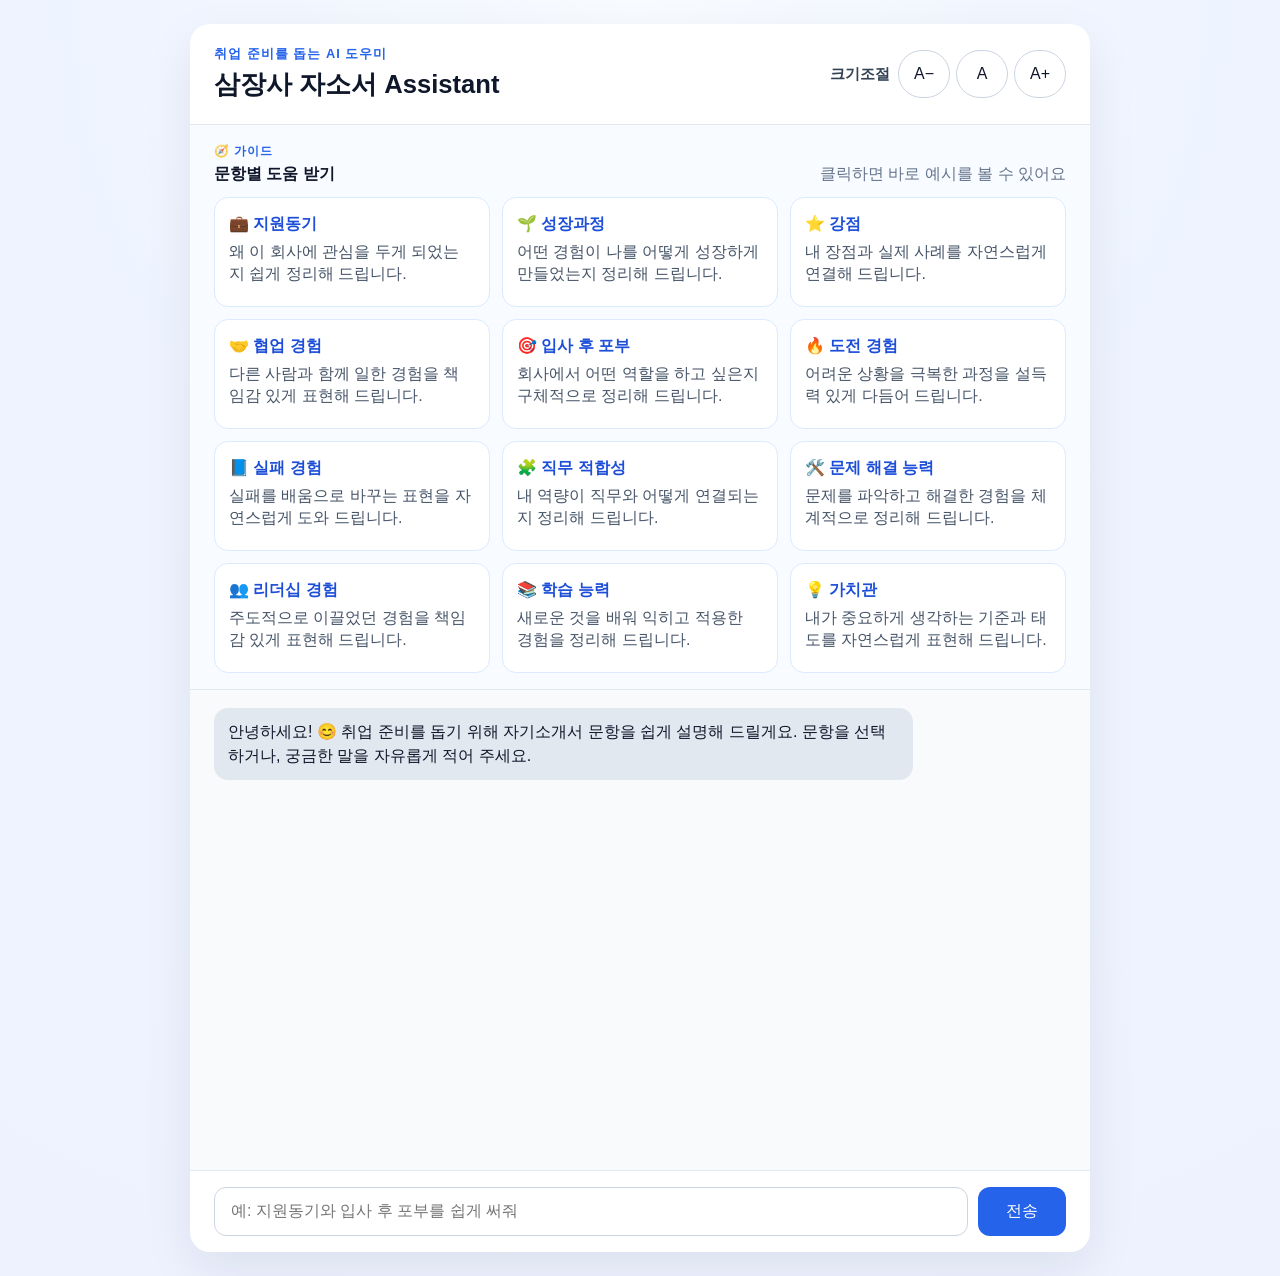
<file: index.html>
<!DOCTYPE html>
<html lang="ko">
<head>
  <meta charset="UTF-8" />
  <meta name="viewport" content="width=device-width, initial-scale=1.0" />
  <title>삼장사 자소서 Assistant</title>
  <link rel="stylesheet" href="styles.css" />
</head>
<body>
  <main class="app-shell">
    <section class="chat-panel">
      <header class="chat-header">
        <div>
          <p class="eyebrow">취업 준비를 돕는 AI 도우미</p>
          <h1>삼장사 자소서 Assistant</h1>
        </div>
        <div class="font-controls">
          <span class="font-label">크기조절</span>
          <button class="font-btn" id="fontDown" aria-label="글자 작게">A−</button>
          <button class="font-btn" id="fontReset" aria-label="글자 기본 크기">A</button>
          <button class="font-btn" id="fontUp" aria-label="글자 크게">A+</button>
        </div>
      </header>
      <section class="guide-panel">
        <div class="guide-header">
          <div>
            <p class="guide-label">🧭 가이드</p>
            <h2>문항별 도움 받기</h2>
          </div>
          <span class="guide-tip">클릭하면 바로 예시를 볼 수 있어요</span>
        </div>
        <div class="guide-cards">
          <button class="guide-card" data-question="지원동기">
            <span class="guide-card-title">💼 지원동기</span>
            <span class="guide-card-desc">왜 이 회사에 관심을 두게 되었는지 쉽게 정리해 드립니다.</span>
          </button>
          <button class="guide-card" data-question="성장과정">
            <span class="guide-card-title">🌱 성장과정</span>
            <span class="guide-card-desc">어떤 경험이 나를 어떻게 성장하게 만들었는지 정리해 드립니다.</span>
          </button>
          <button class="guide-card" data-question="강점">
            <span class="guide-card-title">⭐ 강점</span>
            <span class="guide-card-desc">내 장점과 실제 사례를 자연스럽게 연결해 드립니다.</span>
          </button>
          <button class="guide-card" data-question="협업 경험">
            <span class="guide-card-title">🤝 협업 경험</span>
            <span class="guide-card-desc">다른 사람과 함께 일한 경험을 책임감 있게 표현해 드립니다.</span>
          </button>
          <button class="guide-card" data-question="입사 후 포부">
            <span class="guide-card-title">🎯 입사 후 포부</span>
            <span class="guide-card-desc">회사에서 어떤 역할을 하고 싶은지 구체적으로 정리해 드립니다.</span>
          </button>
          <button class="guide-card" data-question="도전 경험">
            <span class="guide-card-title">🔥 도전 경험</span>
            <span class="guide-card-desc">어려운 상황을 극복한 과정을 설득력 있게 다듬어 드립니다.</span>
          </button>
          <button class="guide-card" data-question="실패 경험">
            <span class="guide-card-title">📘 실패 경험</span>
            <span class="guide-card-desc">실패를 배움으로 바꾸는 표현을 자연스럽게 도와 드립니다.</span>
          </button>
          <button class="guide-card" data-question="직무 적합성">
            <span class="guide-card-title">🧩 직무 적합성</span>
            <span class="guide-card-desc">내 역량이 직무와 어떻게 연결되는지 정리해 드립니다.</span>
          </button>
          <button class="guide-card" data-question="문제 해결 능력">
            <span class="guide-card-title">🛠️ 문제 해결 능력</span>
            <span class="guide-card-desc">문제를 파악하고 해결한 경험을 체계적으로 정리해 드립니다.</span>
          </button>
          <button class="guide-card" data-question="리더십 경험">
            <span class="guide-card-title">👥 리더십 경험</span>
            <span class="guide-card-desc">주도적으로 이끌었던 경험을 책임감 있게 표현해 드립니다.</span>
          </button>
          <button class="guide-card" data-question="학습 능력">
            <span class="guide-card-title">📚 학습 능력</span>
            <span class="guide-card-desc">새로운 것을 배워 익히고 적용한 경험을 정리해 드립니다.</span>
          </button>
          <button class="guide-card" data-question="가치관">
            <span class="guide-card-title">💡 가치관</span>
            <span class="guide-card-desc">내가 중요하게 생각하는 기준과 태도를 자연스럽게 표현해 드립니다.</span>
          </button>
        </div>
      </section>
      <section class="chat-window" id="chatWindow">
        <div class="message bot">안녕하세요! 😊 취업 준비를 돕기 위해 자기소개서 문항을 쉽게 설명해 드릴게요. 문항을 선택하거나, 궁금한 말을 자유롭게 적어 주세요.</div>
      </section>
      <form class="chat-input-area" id="chatForm">
        <input id="userInput" type="text" placeholder="예: 지원동기와 입사 후 포부를 쉽게 써줘" autocomplete="off" />
        <button type="submit">전송</button>
      </form>
    </section>
  </main>
  <script src="script.js"></script>
</body>
</html>
</file>
<file: styles.css>
:root {
  font-family: Inter, "Segoe UI", sans-serif;
  background: #eef4ff;
  color: #0f172a;
  font-size: 16px;
}
* { box-sizing: border-box; }
body { margin: 0; background: radial-gradient(circle at top, #f8fbff 0%, #eef4ff 40%, #eef2ff 100%); }
button, input { font: inherit; }
button { min-height: 48px; }
.app-shell { min-height: 100vh; display: grid; place-items: center; padding: 24px; }
.chat-panel { width: min(900px, 100%); background: #ffffff; border-radius: 20px; box-shadow: 0 18px 50px rgba(15, 23, 42, 0.08); overflow: hidden; }
.chat-header { padding: 22px 24px; border-bottom: 1px solid #e2e8f0; display: flex; align-items: center; justify-content: space-between; gap: 12px; }
.eyebrow { margin: 0; font-size: 0.8rem; color: #2563eb; font-weight: 700; text-transform: uppercase; letter-spacing: 0.08em; }
.chat-header h1 { margin: 4px 0 0; font-size: 1.6rem; }
.font-controls { display: flex; align-items: center; gap: 6px; }
.font-label {
  font-size: 0.95rem;
  font-weight: 700;
  color: #334155;
  margin-right: 2px;
}
.font-btn {
  border: 1px solid #cbd5e1;
  background: #fff;
  color: #0f172a;
  border-radius: 999px;
  padding: 0.6rem 0.9rem;
  font-size: 1rem;
  min-width: 52px;
  cursor: pointer;
}
.guide-panel { padding: 18px 24px 16px; border-bottom: 1px solid #e2e8f0; background: #f8fbff; }
.guide-header { display: flex; justify-content: space-between; align-items: end; gap: 12px; margin-bottom: 12px; }
.guide-label { margin: 0; font-size: 0.75rem; color: #2563eb; font-weight: 700; text-transform: uppercase; letter-spacing: 0.08em; }
.guide-header h2 { margin: 4px 0 0; font-size: 1rem; }
.guide-tip { font-size: 0.85rem; color: #64748b; }
.guide-cards {
  display: grid;
  grid-template-columns: repeat(3, minmax(0, 1fr));
  gap: 12px;
}
.guide-card {
  display: flex;
  flex-direction: column;
  gap: 6px;
  text-align: left;
  border: 1px solid #dbeafe;
  background: #ffffff;
  color: #0f172a;
  border-radius: 14px;
  padding: 16px 14px;
  min-height: 110px;
  cursor: pointer;
  transition: transform 0.15s ease, box-shadow 0.15s ease, border-color 0.15s ease;
}
.guide-card:hover { transform: translateY(-1px); border-color: #93c5fd; box-shadow: 0 8px 18px rgba(37, 99, 235, 0.08); }
.guide-card:focus-visible { outline: 3px solid #bfdbfe; outline-offset: 2px; }
.guide-card-title { font-weight: 700; color: #1d4ed8; }
.guide-card-desc { font-size: 0.95rem; color: #475569; line-height: 1.4; }
.chat-window { height: 480px; overflow-y: auto; padding: 18px 24px; background: #f8fafc; display: flex; flex-direction: column; gap: 10px; }
.chat-window, .guide-card-desc, .guide-tip, .message, .chat-input-area input, .chat-input-area button { font-size: 1rem; }
.chat-input-area input:focus-visible { outline: 3px solid #bfdbfe; outline-offset: 2px; }
.chat-input-area button:focus-visible { outline: 3px solid #bfdbfe; outline-offset: 2px; }
.message { max-width: 82%; padding: 12px 14px; border-radius: 14px; line-height: 1.5; white-space: pre-wrap; }
.message.bot { align-self: flex-start; background: #e2e8f0; }
.message.user { align-self: flex-end; background: #2563eb; color: white; }
.chat-input-area { display: flex; gap: 10px; padding: 16px 24px; border-top: 1px solid #e2e8f0; }
.chat-input-area input { flex: 1; border: 1px solid #cbd5e1; border-radius: 12px; padding: 0.9rem 1rem; outline: none; }
.chat-input-area button {
  border: 0;
  border-radius: 12px;
  background: #2563eb;
  color: white;
  padding: 0 18px;
  min-width: 88px;
  font-size: 1rem;
  cursor: pointer;
}
@media (max-width: 900px) { .guide-cards { grid-template-columns: repeat(2, minmax(0, 1fr)); } }
@media (max-width: 640px) { .chat-header { flex-direction: column; align-items: flex-start; } .guide-header { flex-direction: column; align-items: flex-start; } .guide-cards { grid-template-columns: 1fr; } .chat-window { height: 420px; } .chat-input-area { flex-direction: column; } .chat-input-area button { height: 48px; } }
</file>
